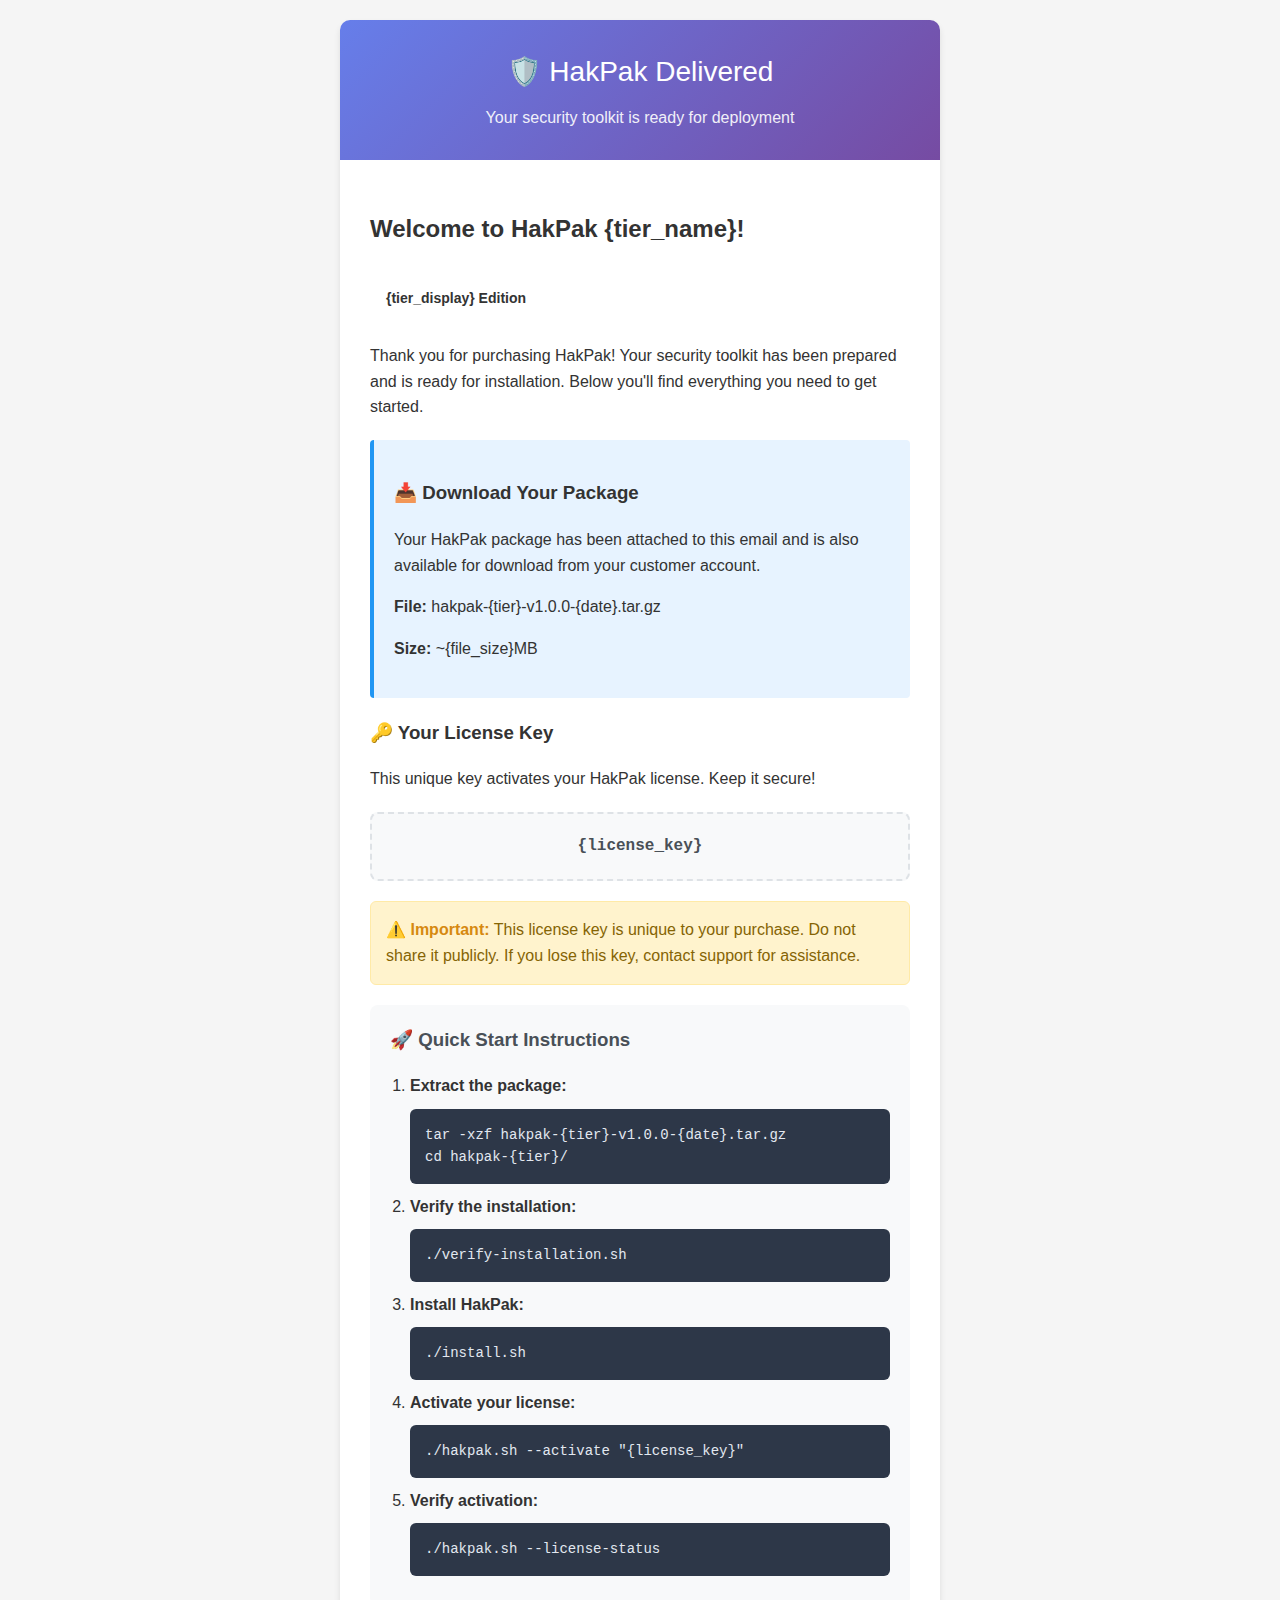
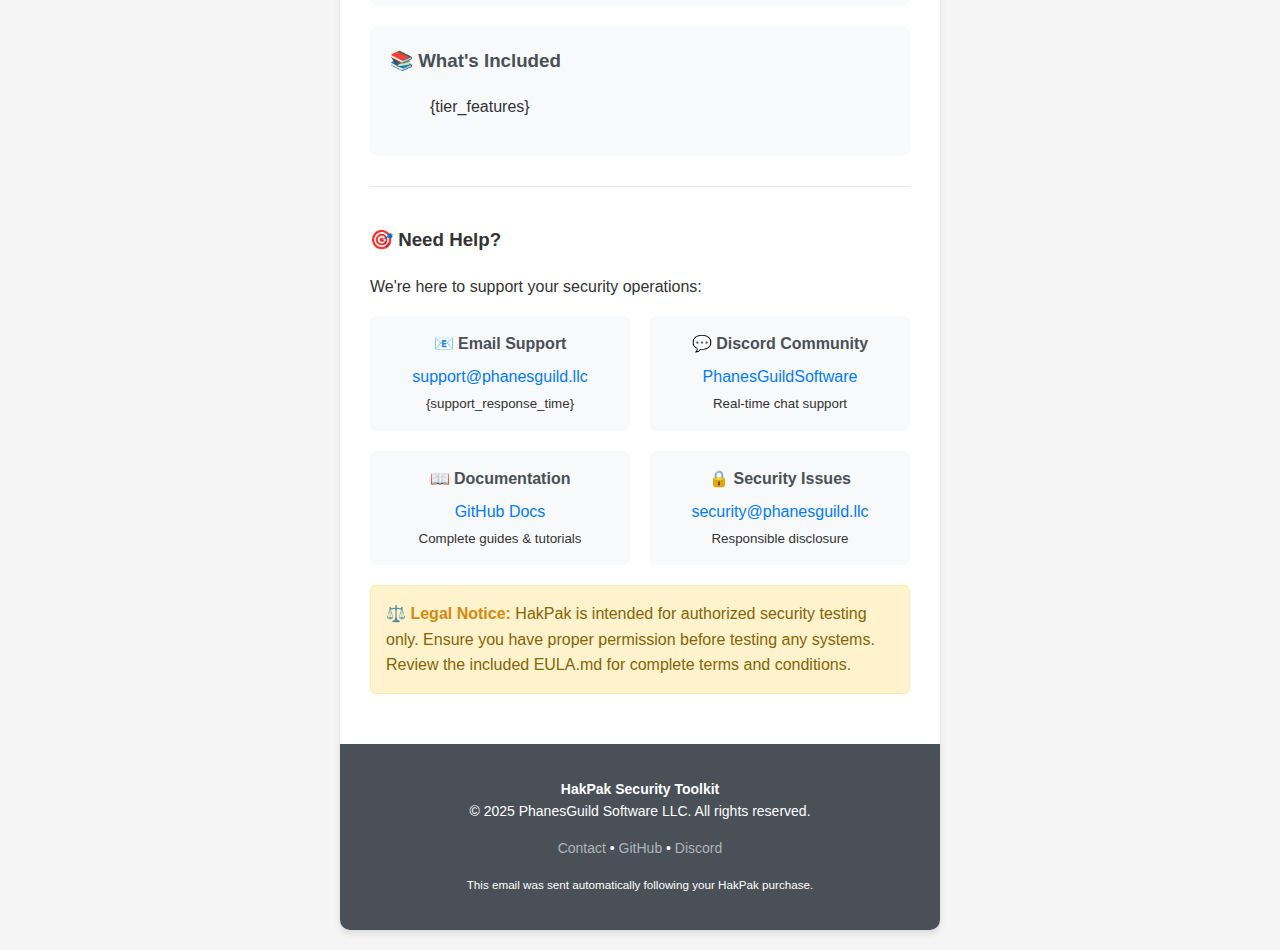
<file: tools/email_template.html>
<!DOCTYPE html>
<html lang="en">
<head>
    <meta charset="UTF-8">
    <meta name="viewport" content="width=device-width, initial-scale=1.0">
    <title>HakPak License Delivery</title>
    <style>
        body {
            font-family: 'Segoe UI', Tahoma, Geneva, Verdana, sans-serif;
            line-height: 1.6;
            color: #333;
            max-width: 600px;
            margin: 0 auto;
            padding: 20px;
            background-color: #f5f5f5;
        }
        .container {
            background: white;
            border-radius: 10px;
            box-shadow: 0 4px 6px rgba(0, 0, 0, 0.1);
            overflow: hidden;
        }
        .header {
            background: linear-gradient(135deg, #667eea 0%, #764ba2 100%);
            color: white;
            padding: 30px;
            text-align: center;
        }
        .header h1 {
            margin: 0;
            font-size: 28px;
            font-weight: 300;
        }
        .header .subtitle {
            margin: 10px 0 0 0;
            opacity: 0.9;
            font-size: 16px;
        }
        .content {
            padding: 30px;
        }
        .tier-badge {
            display: inline-block;
            padding: 8px 16px;
            border-radius: 20px;
            font-weight: bold;
            font-size: 14px;
            margin: 10px 0;
        }
        .solo { background: #e3f2fd; color: #1976d2; }
        .pro { background: #f3e5f5; color: #7b1fa2; }
        .enterprise { background: #e8f5e8; color: #388e3c; }
        
        .license-key {
            background: #f8f9fa;
            border: 2px dashed #dee2e6;
            border-radius: 8px;
            padding: 20px;
            margin: 20px 0;
            text-align: center;
            font-family: 'Courier New', monospace;
            font-size: 16px;
            font-weight: bold;
            color: #495057;
            word-break: break-all;
        }
        .download-section {
            background: #e7f3ff;
            border-left: 4px solid #2196f3;
            padding: 20px;
            margin: 20px 0;
            border-radius: 4px;
        }
        .instructions {
            background: #f8f9fa;
            border-radius: 8px;
            padding: 20px;
            margin: 20px 0;
        }
        .instructions h3 {
            margin-top: 0;
            color: #495057;
        }
        .instructions ol {
            margin: 10px 0;
            padding-left: 20px;
        }
        .instructions li {
            margin: 8px 0;
        }
        .code-block {
            background: #2d3748;
            color: #e2e8f0;
            padding: 15px;
            border-radius: 6px;
            font-family: 'Courier New', monospace;
            font-size: 14px;
            margin: 10px 0;
            overflow-x: auto;
        }
        .support-section {
            border-top: 1px solid #e9ecef;
            padding-top: 20px;
            margin-top: 30px;
        }
        .support-grid {
            display: grid;
            grid-template-columns: 1fr 1fr;
            gap: 20px;
            margin: 15px 0;
        }
        .support-item {
            text-align: center;
            padding: 15px;
            background: #f8f9fa;
            border-radius: 6px;
        }
        .support-item strong {
            display: block;
            margin-bottom: 8px;
            color: #495057;
        }
        .support-item a {
            color: #007bff;
            text-decoration: none;
        }
        .footer {
            background: #495057;
            color: white;
            padding: 20px 30px;
            text-align: center;
            font-size: 14px;
        }
        .footer a {
            color: #adb5bd;
            text-decoration: none;
        }
        .warning {
            background: #fff3cd;
            border: 1px solid #ffeaa7;
            border-radius: 6px;
            padding: 15px;
            margin: 20px 0;
            color: #856404;
        }
        .warning strong {
            color: #d68910;
        }
        
        @media (max-width: 600px) {
            body { padding: 10px; }
            .header { padding: 20px; }
            .content { padding: 20px; }
            .support-grid { grid-template-columns: 1fr; }
        }
    </style>
</head>
<body>
    <div class="container">
        <div class="header">
            <h1>🛡️ HakPak Delivered</h1>
            <p class="subtitle">Your security toolkit is ready for deployment</p>
        </div>
        
        <div class="content">
            <h2>Welcome to HakPak {tier_name}!</h2>
            
            <div class="tier-badge {tier_class}">
                {tier_display} Edition
            </div>
            
            <p>Thank you for purchasing HakPak! Your security toolkit has been prepared and is ready for installation. Below you'll find everything you need to get started.</p>
            
            <div class="download-section">
                <h3>📥 Download Your Package</h3>
                <p>Your HakPak package has been attached to this email and is also available for download from your customer account.</p>
                <p><strong>File:</strong> hakpak-{tier}-v1.0.0-{date}.tar.gz</p>
                <p><strong>Size:</strong> ~{file_size}MB</p>
            </div>
            
            <h3>🔑 Your License Key</h3>
            <p>This unique key activates your HakPak license. Keep it secure!</p>
            
            <div class="license-key">
                {license_key}
            </div>
            
            <div class="warning">
                <strong>⚠️ Important:</strong> This license key is unique to your purchase. Do not share it publicly. If you lose this key, contact support for assistance.
            </div>
            
            <div class="instructions">
                <h3>🚀 Quick Start Instructions</h3>
                <ol>
                    <li><strong>Extract the package:</strong></li>
                    <div class="code-block">tar -xzf hakpak-{tier}-v1.0.0-{date}.tar.gz<br>cd hakpak-{tier}/</div>
                    
                    <li><strong>Verify the installation:</strong></li>
                    <div class="code-block">./verify-installation.sh</div>
                    
                    <li><strong>Install HakPak:</strong></li>
                    <div class="code-block">./install.sh</div>
                    
                    <li><strong>Activate your license:</strong></li>
                    <div class="code-block">./hakpak.sh --activate "{license_key}"</div>
                    
                    <li><strong>Verify activation:</strong></li>
                    <div class="code-block">./hakpak.sh --license-status</div>
                </ol>
            </div>
            
            <div class="instructions">
                <h3>📚 What's Included</h3>
                <ul>
                    {tier_features}
                </ul>
            </div>
            
            <div class="support-section">
                <h3>🎯 Need Help?</h3>
                <p>We're here to support your security operations:</p>
                
                <div class="support-grid">
                    <div class="support-item">
                        <strong>📧 Email Support</strong>
                        <a href="mailto:support@phanesguild.llc">support@phanesguild.llc</a><br>
                        <small>{support_response_time}</small>
                    </div>
                    <div class="support-item">
                        <strong>💬 Discord Community</strong>
                        <a href="https://discord.gg/PhanesGuildSoftware">PhanesGuildSoftware</a><br>
                        <small>Real-time chat support</small>
                    </div>
                    <div class="support-item">
                        <strong>📖 Documentation</strong>
                        <a href="https://github.com/PhanesGuildSoftware/hakpak">GitHub Docs</a><br>
                        <small>Complete guides & tutorials</small>
                    </div>
                    <div class="support-item">
                        <strong>🔒 Security Issues</strong>
                        <a href="mailto:security@phanesguild.llc">security@phanesguild.llc</a><br>
                        <small>Responsible disclosure</small>
                    </div>
                </div>
            </div>
            
            <div class="warning">
                <strong>⚖️ Legal Notice:</strong> HakPak is intended for authorized security testing only. Ensure you have proper permission before testing any systems. Review the included EULA.md for complete terms and conditions.
            </div>
        </div>
        
        <div class="footer">
            <p><strong>HakPak Security Toolkit</strong><br>
            © 2025 PhanesGuild Software LLC. All rights reserved.</p>
            <p>
                <a href="mailto:owner@phanesguild.llc">Contact</a> • 
                <a href="https://github.com/PhanesGuildSoftware">GitHub</a> • 
                <a href="https://discord.gg/PhanesGuildSoftware">Discord</a>
            </p>
            <p><small>This email was sent automatically following your HakPak purchase.</small></p>
        </div>
    </div>
</body>
</html>
</file>
